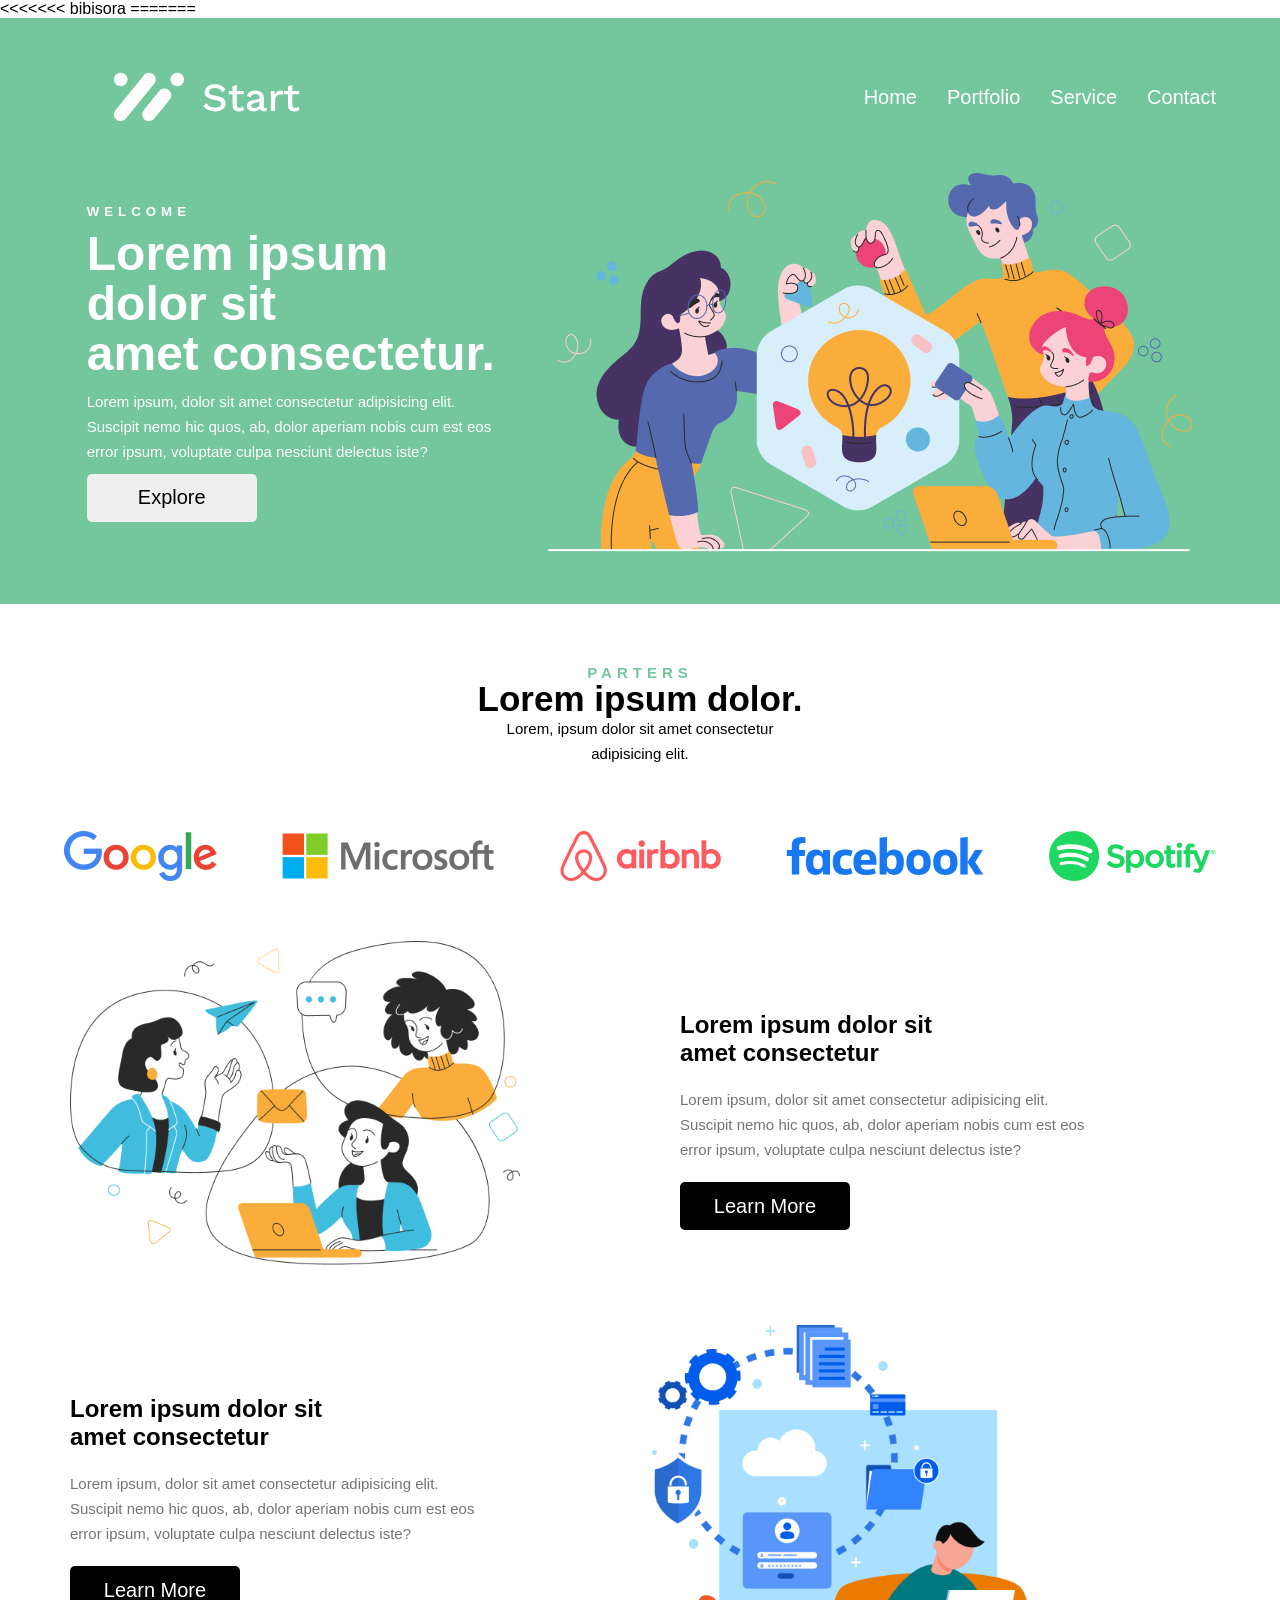
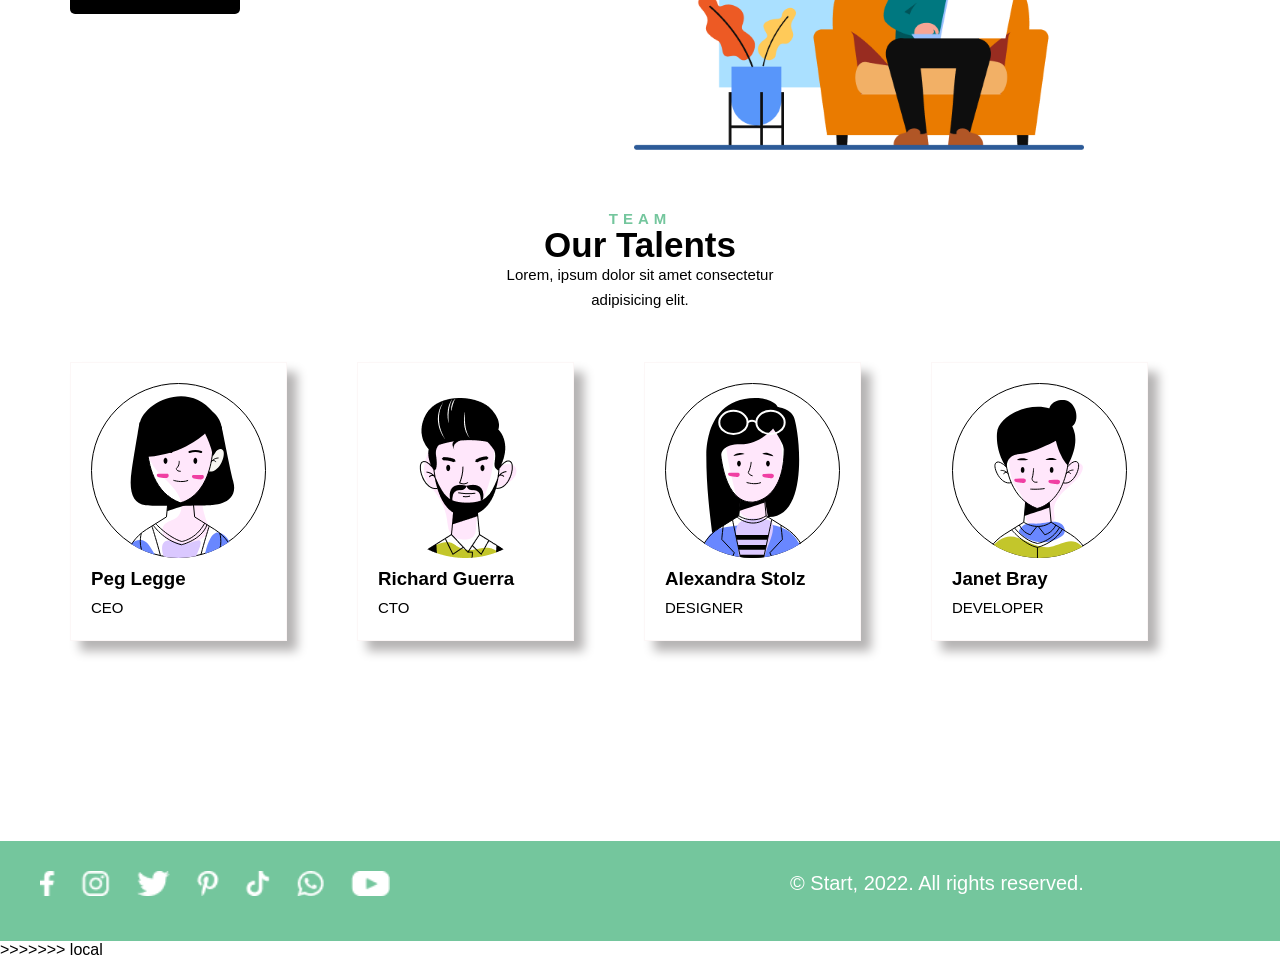
<file: index.html>
<<<<<<< bibisora
=======
<!DOCTYPE html>
<html lang="en">
	<head>
		<meta charset="UTF-8" />
		<meta name="viewport" content="width=device-width, initial-scale=1.0" />
		<title>Document</title>
		<link rel="stylesheet" href="index.css" />
	</head>
	<body>
		<!--HEADER-->
		<header>
			<nav>
				<div class="logo"><img src="./images/start.svg" alt="" /></div>
				<div class="links">
					<a href="#">Home</a>
					<a href="#">Portfolio</a>
					<a href="#">Service</a>
					<a href="#">Contact</a>
				</div>
			</nav>
			<div class="head">
				<div class="header-tex">
					<h5>WELCOME</h5>
					<h1>
						Lorem ipsum dolor sit <br />
						amet consectetur.
					</h1>
					<p>Lorem ipsum, dolor sit amet consectetur adipisicing elit. Suscipit nemo hic quos, ab, dolor aperiam nobis cum est eos error ipsum, voluptate culpa nesciunt delectus iste?</p>
					<button class="btn btn-head">Explore</button>
				</div>
				<div><img src="./images/head-img.png" alt="" /></div>
			</div>
		</header>
		<!--HEADER-->

		<section class="first-section">
			<h5>parters</h5>
			<h2>Lorem ipsum dolor.</h2>
			<p>
				Lorem, ipsum dolor sit amet consectetur <br />
				adipisicing elit.
			</p>
			<div class="parters-img">
				<span>
					<img src="./images/google.png" alt="" />
				</span>
				<span><img src="./images/microcoft.png" alt="" /> </span>
				<span><img src="./images/airbnb.png" alt="" /> </span>
				<span><img src="./images/facebook.svg" alt="" /> </span>
				<span><img src="./images/spotify.svg" alt="" /></span>
			</div>
		</section>

		<!-- MAIN -->
		<main>
			<!-- 1111111111111 -->
			<div class="jkj">
				<div class="jekt-1">
					<img src="./images/odamlaar.png" alt="" />
				</div>

				<div class="jekt-2">
					<h2>
						Lorem ipsum dolor sit <br />
						amet consectetur
					</h2>
					<p>
						Lorem ipsum, dolor sit amet consectetur adipisicing elit. <br />
						Suscipit nemo hic quos, ab, dolor aperiam nobis cum est eos <br />
						error ipsum, voluptate culpa nesciunt delectus iste?
					</p>
					<button>Learn More</button>
				</div>
			</div>

			<!-- 22222222222222 -->

			<div class="jkj">
				<div class="jekt-2">
					<h2>
						Lorem ipsum dolor sit <br />
						amet consectetur
					</h2>
					<p>
						Lorem ipsum, dolor sit amet consectetur adipisicing elit. <br />
						Suscipit nemo hic quos, ab, dolor aperiam nobis cum est eos <br />
						error ipsum, voluptate culpa nesciunt delectus iste?
					</p>
					<button>Learn More</button>
				</div>

				<div class="jekt-1">
					<img src="./images/aka.png" alt="" />
				</div>
			</div>

			<!-- 1234567865432456789 -->

			<div class="first-section">
				<h5>team</h5>
				<h2>Our Talents</h2>
				<p>
					Lorem, ipsum dolor sit amet consectetur <br />
					adipisicing elit.
				</p>
			</div>

			<!-- cardlar -->

			<div class="cards">
				<div class="card-1">
					<img src="./images/card-1.svg" alt="" />
					<h3>Peg Legge</h3>
					<p>CEO</p>
				</div>

				<div class="card-1">
					<img src="./images/card-2.png" alt="" />
					<h3>Richard Guerra</h3>
					<p>CTO</p>
				</div>

				<div class="card-1">
					<img src="./images/card-3.svg" alt="" />
					<h3>Alexandra Stolz</h3>
					<p>DESIGNER</p>
				</div>

				<div class="card-1">
					<img src="./images/card-4.svg" alt="" />
					<h3>Janet Bray</h3>
					<p>DEVELOPER</p>
				</div>
			</div>
		</main>
		<!-- MAIN -->

		<!-- FOOTER -->
		<footer>
			<img src="./images/Frame 30.png" alt="" />
			<p>© Start, 2022. All rights reserved.</p>
		</footer>
		<!-- FOOTER -->
	</body>
</html>
>>>>>>> local
</file>
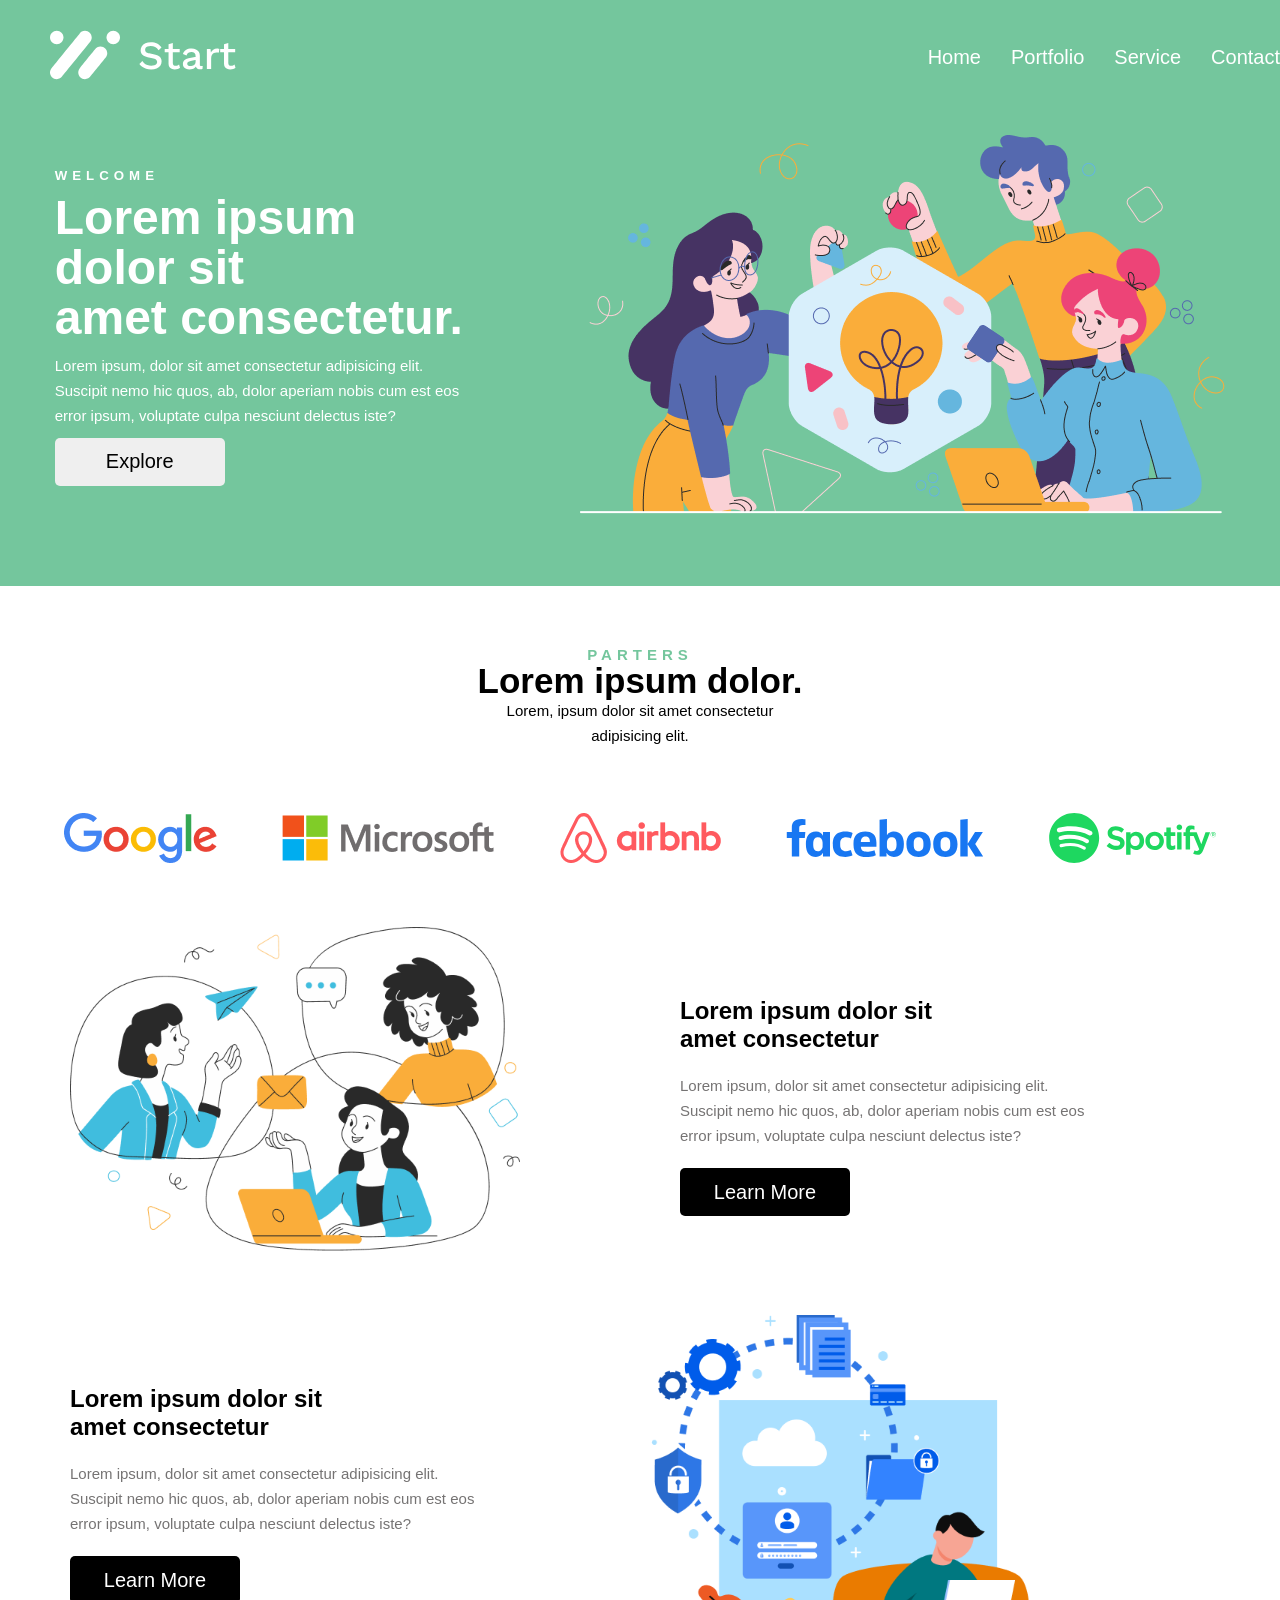
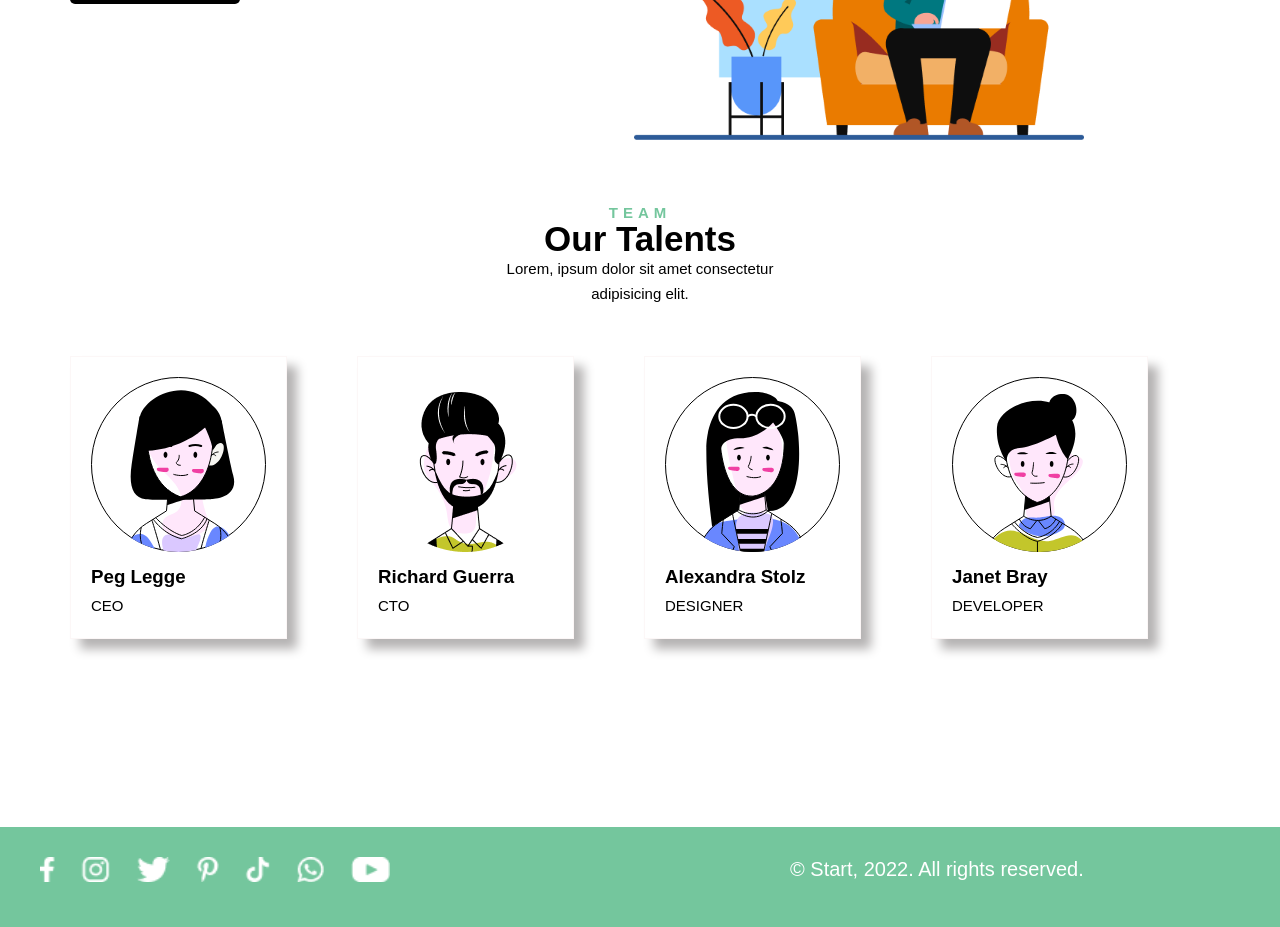
<file: figma-1/index.html>
<!DOCTYPE html>
<html lang="en">
	<head>
		<meta charset="UTF-8" />
		<meta name="viewport" content="width=device-width, initial-scale=1.0" />
		<title>Document</title>
		<link rel="stylesheet" href="index.css" />
	</head>
	<body>
		<!--HEADER-->
		<header>
			<nav>
				<div class="logo"><img src="./images/start.svg" alt="" /></div>
				<div class="links">
					<a href="#">Home</a>
					<a href="#">Portfolio</a>
					<a href="#">Service</a>
					<a href="#">Contact</a>
				</div>
			</nav>
			<div class="head">
				<div class="header-tex">
					<h5>WELCOME</h5>
					<h1>
						Lorem ipsum dolor sit <br />
						amet consectetur.
					</h1>
					<p>Lorem ipsum, dolor sit amet consectetur adipisicing elit. Suscipit nemo hic quos, ab, dolor aperiam nobis cum est eos error ipsum, voluptate culpa nesciunt delectus iste?</p>
					<button class="btn btn-head">Explore</button>
				</div>
				<div><img src="./images/head-img.png" alt="" /></div>
			</div>
		</header>
		<!--HEADER-->

		<section class="first-section">
			<h5>parters</h5>
			<h2>Lorem ipsum dolor.</h2>
			<p>
				Lorem, ipsum dolor sit amet consectetur <br />
				adipisicing elit.
			</p>
			<div class="parters-img">
				<span>
					<img src="./images/google.png" alt="" />
				</span>
				<span><img src="./images/microcoft.png" alt="" /> </span>
				<span><img src="./images/airbnb.png" alt="" /> </span>
				<span><img src="./images/facebook.svg" alt="" /> </span>
				<span><img src="./images/spotify.svg" alt="" /></span>
			</div>
		</section>

		<!-- MAIN -->
		<main>
			<!-- 1111111111111 -->
			<div class="jkj">
				<div class="jekt-1">
					<img src="./images/odamlaar.png" alt="" />
				</div>

				<div class="jekt-2">
					<h2>
						Lorem ipsum dolor sit <br />
						amet consectetur
					</h2>
					<p>
						Lorem ipsum, dolor sit amet consectetur adipisicing elit. <br />
						Suscipit nemo hic quos, ab, dolor aperiam nobis cum est eos <br />
						error ipsum, voluptate culpa nesciunt delectus iste?
					</p>
					<button>Learn More</button>
				</div>
			</div>

			<!-- 22222222222222 -->

			<div class="jkj">
				<div class="jekt-2">
					<h2>
						Lorem ipsum dolor sit <br />
						amet consectetur
					</h2>
					<p>
						Lorem ipsum, dolor sit amet consectetur adipisicing elit. <br />
						Suscipit nemo hic quos, ab, dolor aperiam nobis cum est eos <br />
						error ipsum, voluptate culpa nesciunt delectus iste?
					</p>
					<button>Learn More</button>
				</div>

				<div class="jekt-1">
					<img src="./images/aka.png" alt="" />
				</div>
			</div>

			<!-- 1234567865432456789 -->

			<div class="first-section">
				<h5>team</h5>
				<h2>Our Talents</h2>
				<p>
					Lorem, ipsum dolor sit amet consectetur <br />
					adipisicing elit.
				</p>
			</div>

			<!-- cardlar -->

			<div class="cards">
				<div class="card-1">
					<img src="./images/card-1.svg" alt="" />
					<h3>Peg Legge</h3>
					<p>CEO</p>
				</div>

				<div class="card-1">
					<img src="./images/card-2.png" alt="" />
					<h3>Richard Guerra</h3>
					<p>CTO</p>
				</div>

				<div class="card-1">
					<img src="./images/card-3.svg" alt="" />
					<h3>Alexandra Stolz</h3>
					<p>DESIGNER</p>
				</div>

				<div class="card-1">
					<img src="./images/card-4.svg" alt="" />
					<h3>Janet Bray</h3>
					<p>DEVELOPER</p>
				</div>
			</div>
		</main>
		<!-- MAIN -->

		<!-- FOOTER -->
		<footer>
			<img src="./images/Frame 30.png" alt="" />
			<p>© Start, 2022. All rights reserved.</p>
		</footer>
		<!-- FOOTER -->
	</body>
</html>
</file>
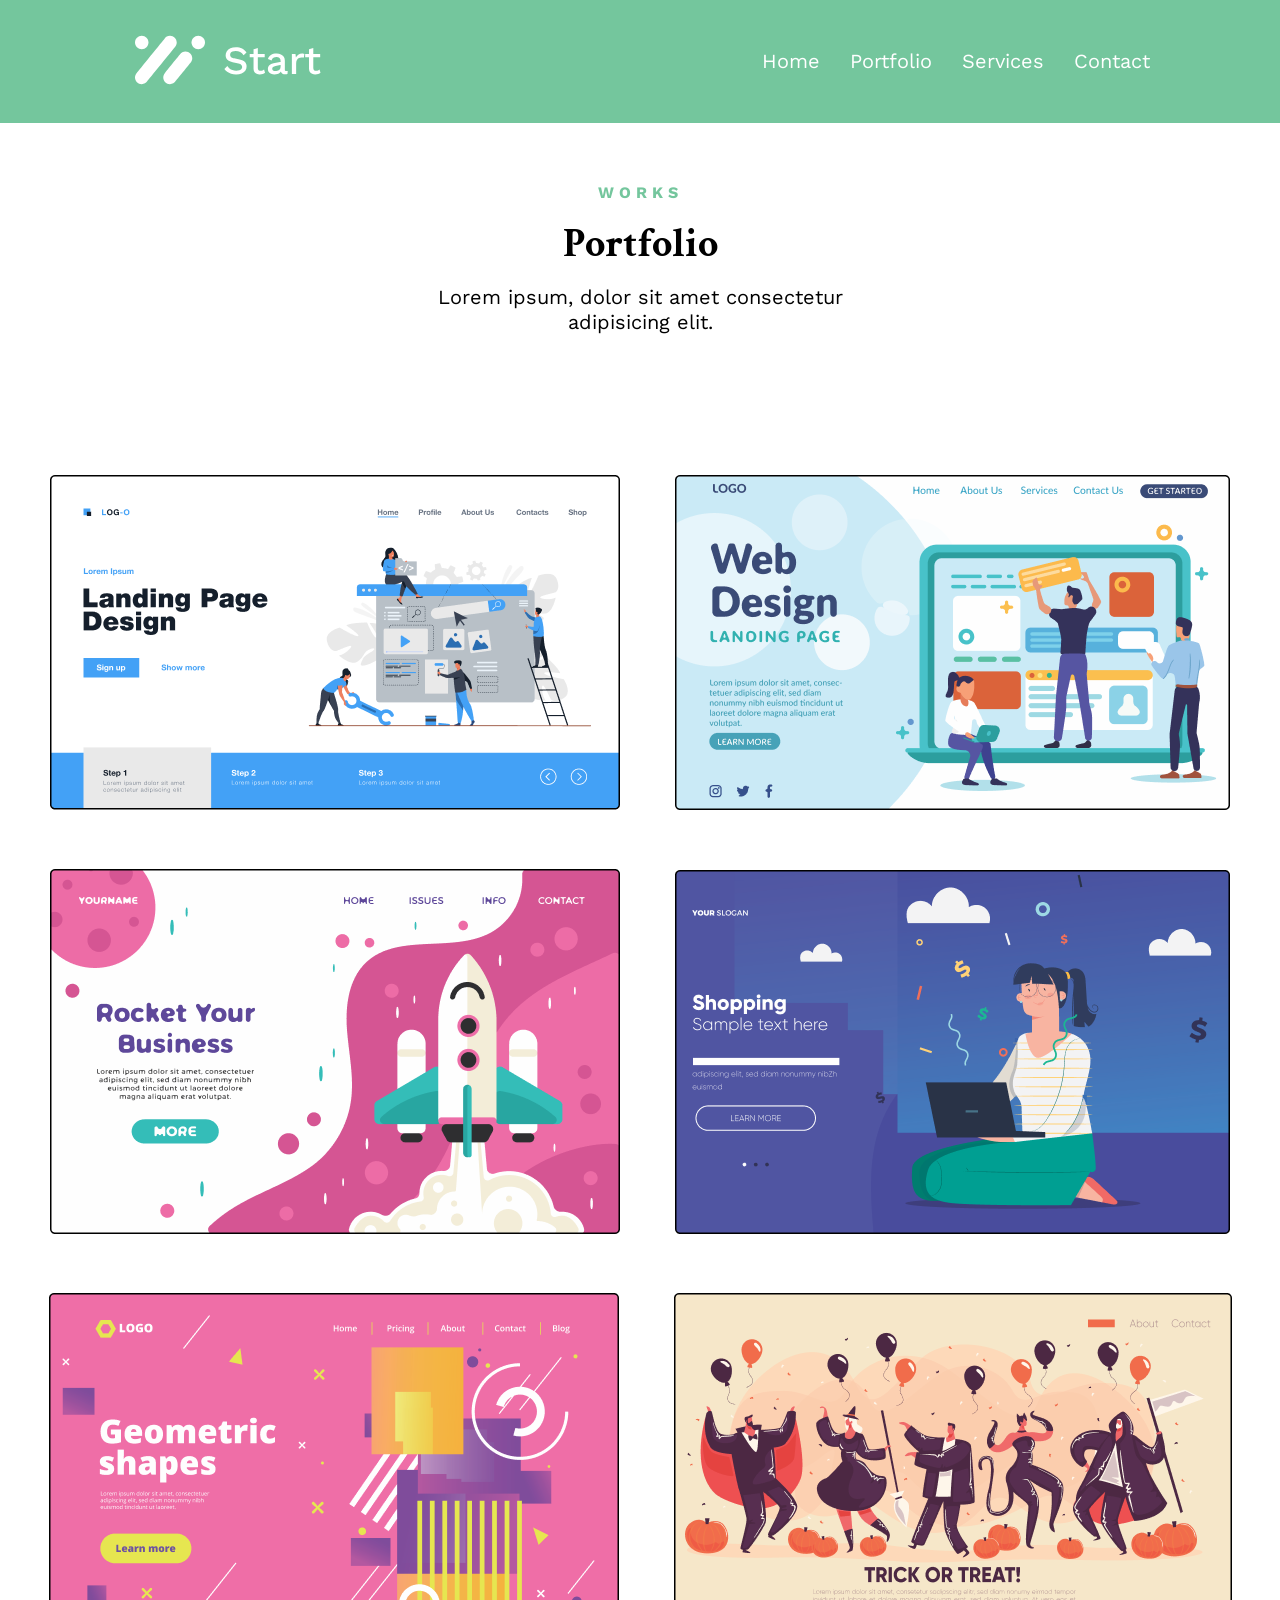
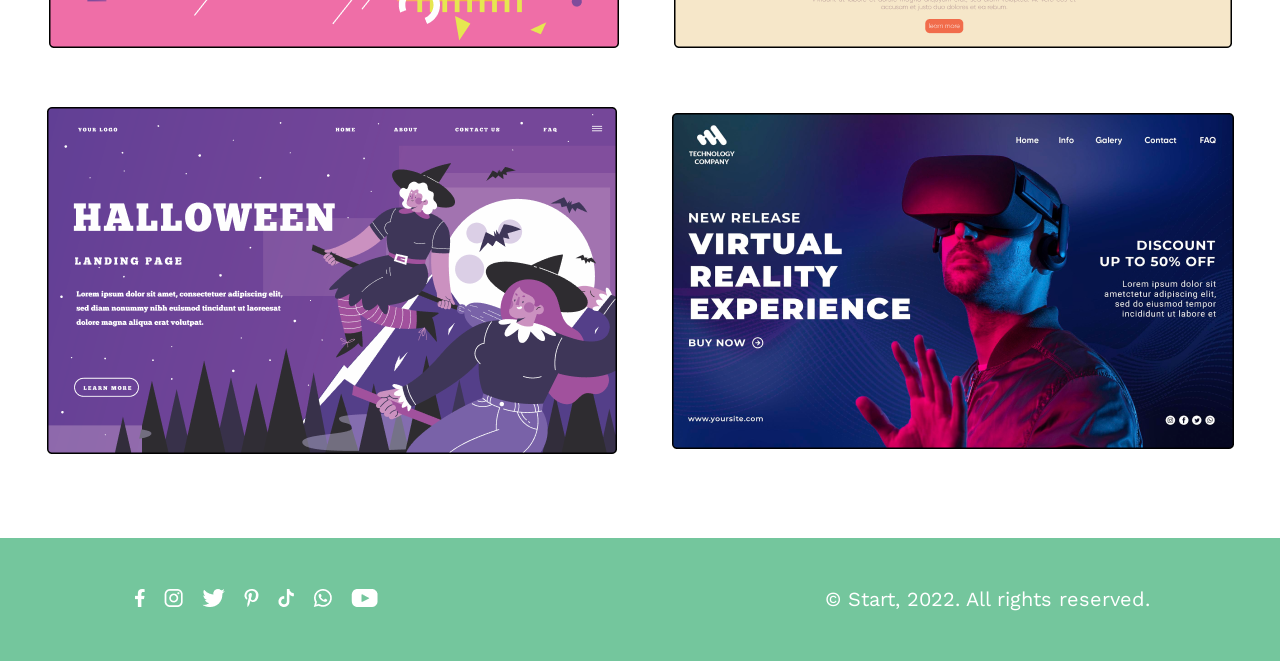
<file: Portfolio.html>
<!DOCTYPE html>
<html lang="en">
<head>
    <meta charset="UTF-8">
    <meta name="viewport" content="width=device-width, initial-scale=1.0">
    <title>Document</title>
    <link rel="stylesheet" href="/Portfolio.css">
    <link rel="preconnect" href="https://fonts.googleapis.com">
<link rel="preconnect" href="https://fonts.gstatic.com" crossorigin>
<link href="https://fonts.googleapis.com/css2?family=Crimson+Text:ital,wght@0,400;0,600;0,700;1,400;1,600;1,700&family=Inter:ital,opsz,wght@0,14..32,100..900;1,14..32,100..900&display=swap" rel="stylesheet">
<link rel="preconnect" href="https://fonts.googleapis.com">
<link rel="preconnect" href="https://fonts.gstatic.com" crossorigin>
<link href="https://fonts.googleapis.com/css2?family=Crimson+Text:ital,wght@0,400;0,600;0,700;1,400;1,600;1,700&family=Inter:ital,opsz,wght@0,14..32,100..900;1,14..32,100..900&family=Work+Sans:ital,wght@0,100..900;1,100..900&display=swap" rel="stylesheet">
</head>
<body>
    <nav>
        <div class="logo"><img src="./logo.svg" alt=""></div>
        <div class="links">
            <a href="#">Home</a>
            <a href="#">Portfolio</a>
            <a href="#">Services</a>
            <a href="#">Contact</a>
        </div>
    </nav>
    <div class="texts">
        <span>Works</span>
        <h1>Portfolio</h1>
        <p>Lorem ipsum, dolor sit amet consectetur <br>
adipisicing elit.</p>
    </div>
    <section>
        <div class="cards">
            <div class="card"><img src="./card1.png" alt=""></div>
            <div class="card"><img src="./card2.png" alt=""></div>
        </div>
             <div class="cards">
            <div class="card"><img src="./card3.png" alt=""></div>
            <div class="card"><img src="./card4.png" alt=""></div>
        </div>
             <div class="cards">
            <div class="card"><img src="./card5.png" alt=""></div>
            <div class="card"><img src="./card6.png" alt=""></div>
        </div>
             <div class="cards">
            <div class="card"><img src="./card7.png" alt=""></div>
            <div class="card"><img src="./card8.png" alt=""></div>
        </div>
    </section>
    <footer>
        <div class="icons">
            <img src="./icons.png" alt="">
        </div>
        <div class="p">
            <a>© Start, 2022. All rights reserved.</a>
        </div>
    </footer>
</body>
</html>
</file>
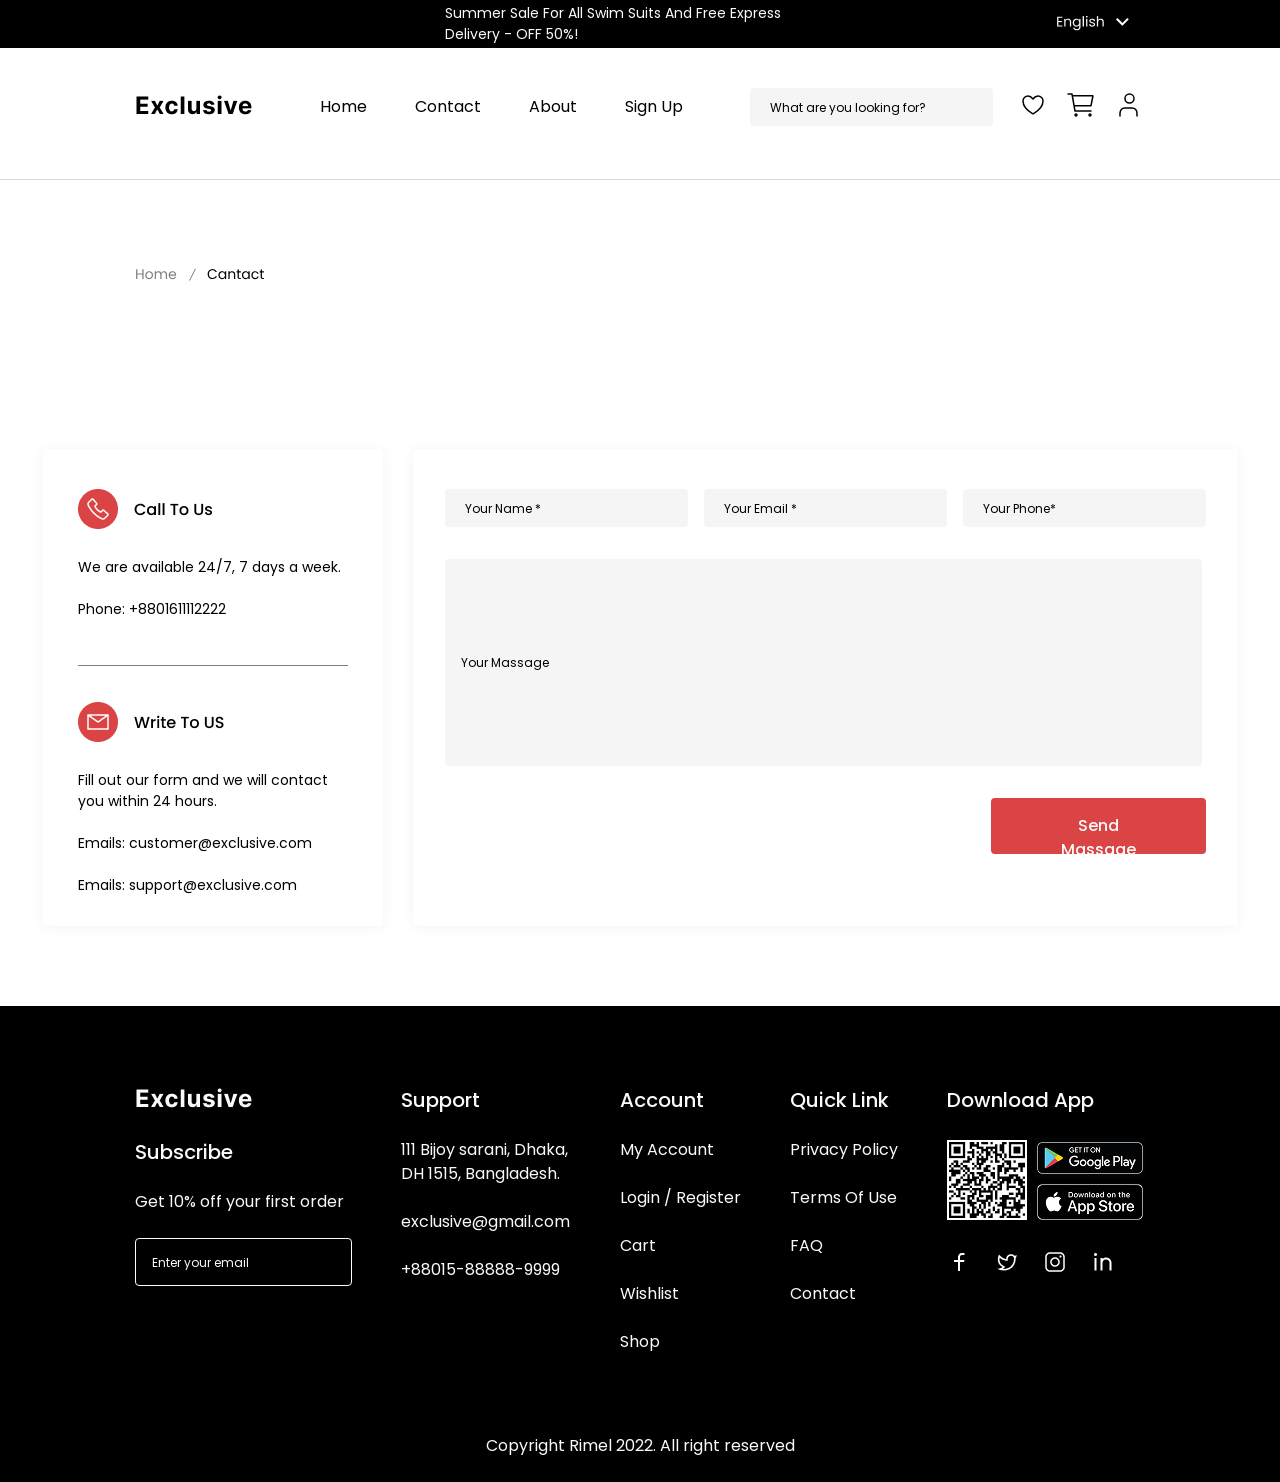
<file: git figma1/us.html>
<!DOCTYPE html>
<html lang="en">
<head>
    <meta charset="UTF-8">
    <meta name="viewport" content="width=device-width, initial-scale=1.0">
    <title>Document</title>
    <link rel="stylesheet" href="us.css">
      <link rel="preconnect" href="https://fonts.googleapis.com">
<link rel="preconnect" href="https://fonts.gstatic.com" crossorigin>
<link href="https://fonts.googleapis.com/css2?family=Crimson+Text:ital,wght@0,400;0,600;0,700;1,400;1,600;1,700&family=Inter:ital,opsz,wght@0,14..32,100..900;1,14..32,100..900&family=Poppins:ital,wght@0,100;0,200;0,300;0,400;0,500;0,600;0,700;0,800;0,900;1,100;1,200;1,300;1,400;1,500;1,600;1,700;1,800;1,900&family=Work+Sans:ital,wght@0,100..900;1,100..900&display=swap" rel="stylesheet">
<link rel="preconnect" href="https://fonts.googleapis.com">
<link rel="preconnect" href="https://fonts.gstatic.com" crossorigin>
<link href="https://fonts.googleapis.com/css2?family=Crimson+Text:ital,wght@0,400;0,600;0,700;1,400;1,600;1,700&family=Inter:ital,opsz,wght@0,14..32,100..900;1,14..32,100..900&family=Poppins:ital,wght@0,100;0,200;0,300;0,400;0,500;0,600;0,700;0,800;0,900;1,100;1,200;1,300;1,400;1,500;1,600;1,700;1,800;1,900&family=Work+Sans:ital,wght@0,100..900;1,100..900&display=swap" rel="stylesheet">
</head>
<body>
        <div class="start">
      <div class="p"><p>Summer Sale For All Swim Suits And Free Express Delivery - OFF 50%!</p></div>
      <div class="eng"><img src="./english.png" alt=""></div>
    </div>
    <nav>
        <div class="logo"><img src="./Logo.png" alt=""></div>
        <div class="links">
            <a href="#">Home</a>
            <a href="#">Contact</a>
            <a href="#">About</a>
            <a href="#">Sign Up</a>
        </div>
        <div class="inp">
            <div class="in"><input type="text" placeholder="What are you looking for?"></div>
            <div class="iconss">
                <div class="lkm"><img src="./like.svg" alt=""></div>
                <div class="lkm"><img src="./Cart1 with buy.svg" alt=""></div>
                <div class="lkm"><img src="./user.svg" alt=""></div>
            </div>
        </div>
    </nav>
    <div class="line">
        <div class="lm"><img src="./Line 3.png" alt=""></div>
    </div>
    <div class="texts">
        <div class="hom">
<svg width="130" height="21" viewBox="0 0 130 21" fill="none" xmlns="http://www.w3.org/2000/svg">
<path opacity="0.5" d="M8.596 5.242V15H7.322V10.576H2.352V15H1.078V5.242H2.352V9.526H7.322V5.242H8.596ZM14.1174 15.126C13.3987 15.126 12.7454 14.9627 12.1574 14.636C11.5787 14.3093 11.1214 13.8473 10.7854 13.25C10.4587 12.6433 10.2954 11.9433 10.2954 11.15C10.2954 10.366 10.4634 9.67533 10.7994 9.078C11.1447 8.47133 11.6114 8.00933 12.1994 7.692C12.7874 7.36533 13.4454 7.202 14.1734 7.202C14.9014 7.202 15.5594 7.36533 16.1474 7.692C16.7354 8.00933 17.1974 8.46667 17.5334 9.064C17.8787 9.66133 18.0514 10.3567 18.0514 11.15C18.0514 11.9433 17.874 12.6433 17.5194 13.25C17.174 13.8473 16.7027 14.3093 16.1054 14.636C15.508 14.9627 14.8454 15.126 14.1174 15.126ZM14.1174 14.006C14.5747 14.006 15.004 13.8987 15.4054 13.684C15.8067 13.4693 16.1287 13.1473 16.3714 12.718C16.6234 12.2887 16.7494 11.766 16.7494 11.15C16.7494 10.534 16.628 10.0113 16.3854 9.582C16.1427 9.15267 15.8254 8.83533 15.4334 8.63C15.0414 8.41533 14.6167 8.308 14.1594 8.308C13.6927 8.308 13.2634 8.41533 12.8714 8.63C12.4887 8.83533 12.1807 9.15267 11.9474 9.582C11.714 10.0113 11.5974 10.534 11.5974 11.15C11.5974 11.7753 11.7094 12.3027 11.9334 12.732C12.1667 13.1613 12.4747 13.4833 12.8574 13.698C13.24 13.9033 13.66 14.006 14.1174 14.006ZM28.9524 7.188C29.5498 7.188 30.0818 7.314 30.5484 7.566C31.0151 7.80867 31.3838 8.17733 31.6544 8.672C31.9251 9.16667 32.0604 9.76867 32.0604 10.478V15H30.8004V10.66C30.8004 9.89467 30.6091 9.31133 30.2264 8.91C29.8531 8.49933 29.3444 8.294 28.7004 8.294C28.0378 8.294 27.5104 8.50867 27.1184 8.938C26.7264 9.358 26.5304 9.96933 26.5304 10.772V15H25.2704V10.66C25.2704 9.89467 25.0791 9.31133 24.6964 8.91C24.3231 8.49933 23.8144 8.294 23.1704 8.294C22.5078 8.294 21.9804 8.50867 21.5884 8.938C21.1964 9.358 21.0004 9.96933 21.0004 10.772V15H19.7264V7.328H21.0004V8.434C21.2524 8.03267 21.5884 7.72467 22.0084 7.51C22.4378 7.29533 22.9091 7.188 23.4224 7.188C24.0664 7.188 24.6358 7.33267 25.1304 7.622C25.6251 7.91133 25.9938 8.336 26.2364 8.896C26.4511 8.35467 26.8058 7.93467 27.3004 7.636C27.7951 7.33733 28.3458 7.188 28.9524 7.188ZM41.1503 10.87C41.1503 11.1127 41.1363 11.3693 41.1083 11.64H34.9763C35.0229 12.396 35.2796 12.9887 35.7463 13.418C36.2223 13.838 36.7963 14.048 37.4683 14.048C38.0189 14.048 38.4763 13.922 38.8403 13.67C39.2136 13.4087 39.4749 13.0633 39.6243 12.634H40.9963C40.7909 13.3713 40.3803 13.9733 39.7643 14.44C39.1483 14.8973 38.3829 15.126 37.4683 15.126C36.7403 15.126 36.0869 14.9627 35.5083 14.636C34.9389 14.3093 34.4909 13.8473 34.1643 13.25C33.8376 12.6433 33.6743 11.9433 33.6743 11.15C33.6743 10.3567 33.8329 9.66133 34.1503 9.064C34.4676 8.46667 34.9109 8.00933 35.4803 7.692C36.0589 7.36533 36.7216 7.202 37.4683 7.202C38.1963 7.202 38.8403 7.36067 39.4003 7.678C39.9603 7.99533 40.3896 8.434 40.6883 8.994C40.9963 9.54467 41.1503 10.17 41.1503 10.87ZM39.8343 10.604C39.8343 10.1187 39.7269 9.70333 39.5123 9.358C39.2976 9.00333 39.0036 8.73733 38.6303 8.56C38.2663 8.37333 37.8603 8.28 37.4123 8.28C36.7683 8.28 36.2176 8.48533 35.7603 8.896C35.3123 9.30667 35.0556 9.876 34.9903 10.604H39.8343Z" fill="black"/>
<line x1="60.4453" y1="4.85239" x2="54.4453" y2="16.6024" stroke="black" stroke-opacity="0.5"/>
<path d="M72.602 10.114C72.602 9.162 72.8167 8.308 73.246 7.552C73.6753 6.78667 74.2587 6.18933 74.996 5.76C75.7427 5.33067 76.5687 5.116 77.474 5.116C78.538 5.116 79.4667 5.37267 80.26 5.886C81.0533 6.39933 81.632 7.12733 81.996 8.07H80.47C80.1993 7.482 79.8073 7.02933 79.294 6.712C78.79 6.39467 78.1833 6.236 77.474 6.236C76.7927 6.236 76.1813 6.39467 75.64 6.712C75.0987 7.02933 74.674 7.482 74.366 8.07C74.058 8.64867 73.904 9.33 73.904 10.114C73.904 10.8887 74.058 11.57 74.366 12.158C74.674 12.7367 75.0987 13.1847 75.64 13.502C76.1813 13.8193 76.7927 13.978 77.474 13.978C78.1833 13.978 78.79 13.824 79.294 13.516C79.8073 13.1987 80.1993 12.746 80.47 12.158H81.996C81.632 13.0913 81.0533 13.8147 80.26 14.328C79.4667 14.832 78.538 15.084 77.474 15.084C76.5687 15.084 75.7427 14.874 74.996 14.454C74.2587 14.0247 73.6753 13.432 73.246 12.676C72.8167 11.92 72.602 11.066 72.602 10.114ZM83.4165 11.136C83.4165 10.352 83.5751 9.666 83.8925 9.078C84.2098 8.48067 84.6438 8.01867 85.1945 7.692C85.7545 7.36533 86.3751 7.202 87.0565 7.202C87.7285 7.202 88.3118 7.34667 88.8065 7.636C89.3011 7.92533 89.6698 8.28933 89.9125 8.728V7.328H91.2005V15H89.9125V13.572C89.6605 14.02 89.2825 14.3933 88.7785 14.692C88.2838 14.9813 87.7051 15.126 87.0425 15.126C86.3611 15.126 85.7451 14.958 85.1945 14.622C84.6438 14.286 84.2098 13.8147 83.8925 13.208C83.5751 12.6013 83.4165 11.9107 83.4165 11.136ZM89.9125 11.15C89.9125 10.5713 89.7958 10.0673 89.5625 9.638C89.3291 9.20867 89.0118 8.882 88.6105 8.658C88.2185 8.42467 87.7845 8.308 87.3085 8.308C86.8325 8.308 86.3985 8.42 86.0065 8.644C85.6145 8.868 85.3018 9.19467 85.0685 9.624C84.8351 10.0533 84.7185 10.5573 84.7185 11.136C84.7185 11.724 84.8351 12.2373 85.0685 12.676C85.3018 13.1053 85.6145 13.4367 86.0065 13.67C86.3985 13.894 86.8325 14.006 87.3085 14.006C87.7845 14.006 88.2185 13.894 88.6105 13.67C89.0118 13.4367 89.3291 13.1053 89.5625 12.676C89.7958 12.2373 89.9125 11.7287 89.9125 11.15ZM97.0914 7.188C98.0247 7.188 98.7807 7.47267 99.3594 8.042C99.9381 8.602 100.227 9.414 100.227 10.478V15H98.9674V10.66C98.9674 9.89467 98.7761 9.31133 98.3934 8.91C98.0107 8.49933 97.4881 8.294 96.8254 8.294C96.1534 8.294 95.6167 8.504 95.2154 8.924C94.8234 9.344 94.6274 9.95533 94.6274 10.758V15H93.3534V7.328H94.6274V8.42C94.8794 8.028 95.2201 7.72467 95.6494 7.51C96.0881 7.29533 96.5687 7.188 97.0914 7.188ZM103.862 8.378V12.9C103.862 13.2733 103.942 13.5393 104.1 13.698C104.259 13.8473 104.534 13.922 104.926 13.922H105.864V15H104.716C104.007 15 103.475 14.8367 103.12 14.51C102.766 14.1833 102.588 13.6467 102.588 12.9V8.378H101.594V7.328H102.588V5.396H103.862V7.328H105.864V8.378H103.862ZM106.932 11.136C106.932 10.352 107.091 9.666 107.408 9.078C107.725 8.48067 108.159 8.01867 108.71 7.692C109.27 7.36533 109.891 7.202 110.572 7.202C111.244 7.202 111.827 7.34667 112.322 7.636C112.817 7.92533 113.185 8.28933 113.428 8.728V7.328H114.716V15H113.428V13.572C113.176 14.02 112.798 14.3933 112.294 14.692C111.799 14.9813 111.221 15.126 110.558 15.126C109.877 15.126 109.261 14.958 108.71 14.622C108.159 14.286 107.725 13.8147 107.408 13.208C107.091 12.6013 106.932 11.9107 106.932 11.136ZM113.428 11.15C113.428 10.5713 113.311 10.0673 113.078 9.638C112.845 9.20867 112.527 8.882 112.126 8.658C111.734 8.42467 111.3 8.308 110.824 8.308C110.348 8.308 109.914 8.42 109.522 8.644C109.13 8.868 108.817 9.19467 108.584 9.624C108.351 10.0533 108.234 10.5573 108.234 11.136C108.234 11.724 108.351 12.2373 108.584 12.676C108.817 13.1053 109.13 13.4367 109.522 13.67C109.914 13.894 110.348 14.006 110.824 14.006C111.3 14.006 111.734 13.894 112.126 13.67C112.527 13.4367 112.845 13.1053 113.078 12.676C113.311 12.2373 113.428 11.7287 113.428 11.15ZM116.393 11.15C116.393 10.3567 116.552 9.666 116.869 9.078C117.186 8.48067 117.625 8.01867 118.185 7.692C118.754 7.36533 119.403 7.202 120.131 7.202C121.074 7.202 121.848 7.43067 122.455 7.888C123.071 8.34533 123.477 8.98 123.673 9.792H122.301C122.17 9.32533 121.914 8.95667 121.531 8.686C121.158 8.41533 120.691 8.28 120.131 8.28C119.403 8.28 118.815 8.532 118.367 9.036C117.919 9.53067 117.695 10.2353 117.695 11.15C117.695 12.074 117.919 12.788 118.367 13.292C118.815 13.796 119.403 14.048 120.131 14.048C120.691 14.048 121.158 13.9173 121.531 13.656C121.904 13.3947 122.161 13.0213 122.301 12.536H123.673C123.468 13.32 123.057 13.95 122.441 14.426C121.825 14.8927 121.055 15.126 120.131 15.126C119.403 15.126 118.754 14.9627 118.185 14.636C117.625 14.3093 117.186 13.8473 116.869 13.25C116.552 12.6527 116.393 11.9527 116.393 11.15ZM126.927 8.378V12.9C126.927 13.2733 127.006 13.5393 127.165 13.698C127.324 13.8473 127.599 13.922 127.991 13.922H128.929V15H127.781C127.072 15 126.54 14.8367 126.185 14.51C125.83 14.1833 125.653 13.6467 125.653 12.9V8.378H124.659V7.328H125.653V5.396H126.927V7.328H128.929V8.378H126.927Z" fill="black"/>
</svg>

        </div>
    </div>
        <section>
        <div class="first">
              <div class="card">
                            <div class="tel"><img src="./Frame 853.png" alt=""></div>
            <p>We are available 24/7, 7 days a week. <br> <br>
            Phone: +8801611112222</p>
              </div>
            <div class="line">
                <svg width="270" height="1" viewBox="0 0 270 1" fill="none" xmlns="http://www.w3.org/2000/svg">
<g opacity="0.5">
<line y1="0.5" x2="270" y2="0.5" stroke="black"/>
</g>
</svg>

            </div>
                  <div class="card">
                            <div class="tel"><img src="./Frame 857.png" alt=""></div>
            <p> Fill out our form and we will contact <br>
                 you within  24 hours.<br> <br>
                Emails: customer@exclusive.com <br> <br>
        Emails: support@exclusive.com   </p>
              </div>
        </div>
        <div class="second">
            <div class="small">
                <input type="text" placeholder="Your Name *">
                <input type="email" placeholder="Your Email *">
                <input type="number" placeholder="Your Phone*">
            </div>
            <div class="big">
                <input type="text" class="biginp" placeholder="Your Massage">
            </div>
            <div class="btn"><button>Send Massage</button></div>
        </div>

    </section>
        <footer>
        <div class="logos">
            <div class="lkm"><img src="./Logo (1).png" alt=""></div>
            <h4>Subscribe</h4>
            <span>Get 10% off your first order</span>
            <div class="inp"><input type="email" placeholder="Enter your email"></div>
        </div>
        <div class="logos">
            <h4>Support</h4>
            <span>
                111 Bijoy sarani, Dhaka, <br>  DH 1515, Bangladesh. <br> <br>
                exclusive@gmail.com <br> <br>
                +88015-88888-9999
            </span>
        </div>
        <div class="logos">
            <h4>Account</h4>
            <span>My Account <br> <br>
            Login / Register <br> <br>
        Cart <br> <br>
    Wishlist <br> <br>
Shop </span>
        </div>
                <div class="logos">
            <h4>Quick Link</h4>
            <span>
        Privacy Policy <br> <br>
     Terms Of Use<br> <br>
    FAQ <br> <br>
Contact </span>
        </div>
                        <div class="logos">
            <h4>Download App</h4>
        <div class="lkm"><img src="./crkod.png" alt=""></div>
        <div class="lkm"><img src="./footicpns.png" alt=""></div>
        </div>
    </footer>
    <div class="end">
        <span>Copyright Rimel 2022. All right reserved</span>
    </div>
</body>
</html>
</file>
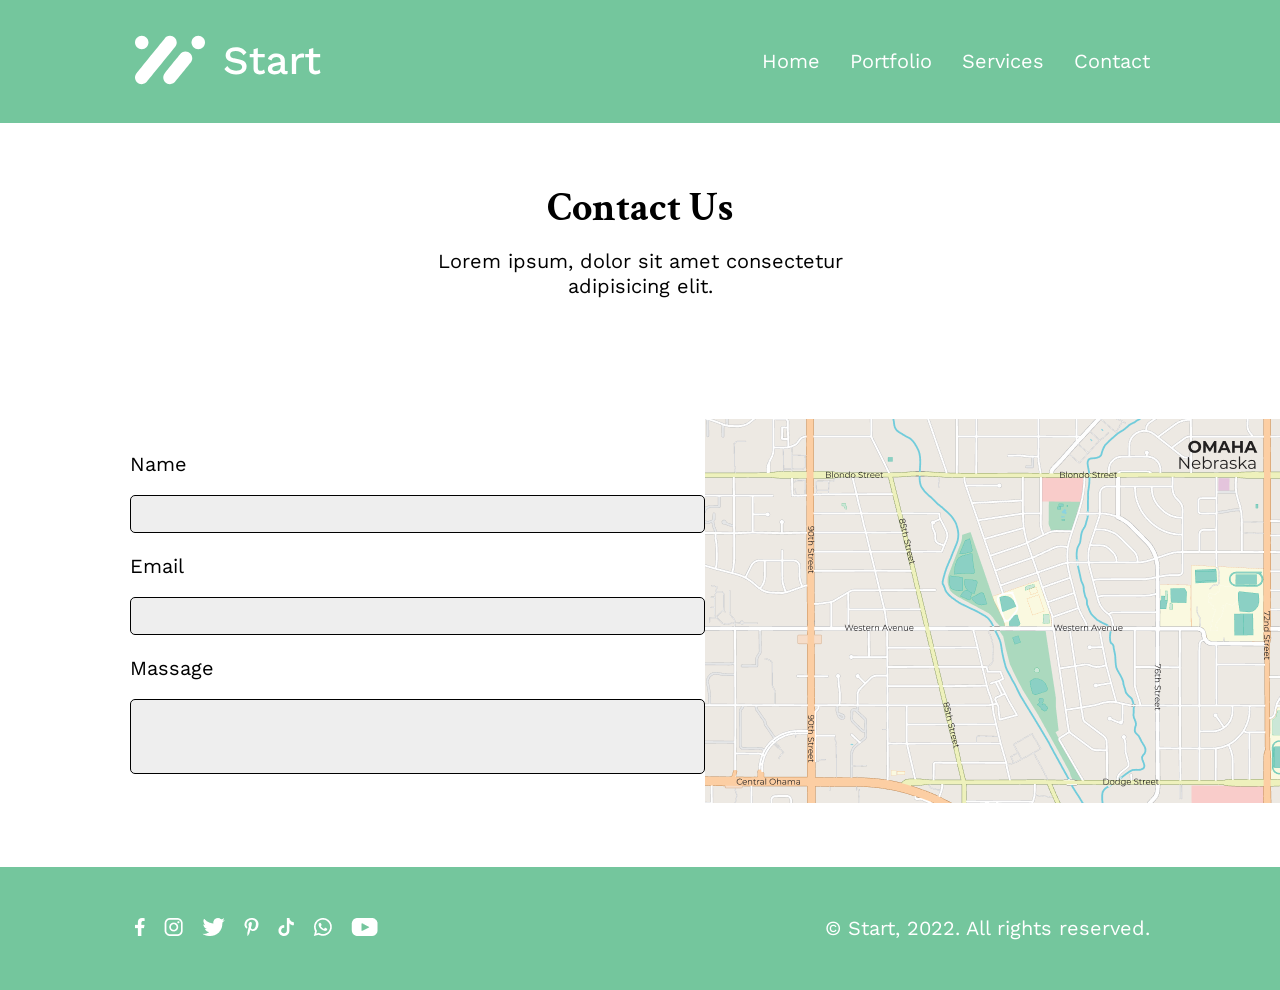
<file: sass fimga/service.html>
<!DOCTYPE html>
<html lang="en">
	<head>
		<meta charset="UTF-8" />
		<meta name="viewport" content="width=device-width, initial-scale=1.0" />
		<title>Document</title>
		<link rel="stylesheet" href="./service.css" />
		<link rel="preconnect" href="https://fonts.googleapis.com" />
		<link rel="preconnect" href="https://fonts.gstatic.com" crossorigin />
		<link
			href="https://fonts.googleapis.com/css2?family=Crimson+Text:ital,wght@0,400;0,600;0,700;1,400;1,600;1,700&family=Inter:ital,opsz,wght@0,14..32,100..900;1,14..32,100..900&display=swap"
			rel="stylesheet"
		/>
		<link rel="preconnect" href="https://fonts.googleapis.com" />
		<link rel="preconnect" href="https://fonts.gstatic.com" crossorigin />
		<link
			href="https://fonts.googleapis.com/css2?family=Crimson+Text:ital,wght@0,400;0,600;0,700;1,400;1,600;1,700&family=Inter:ital,opsz,wght@0,14..32,100..900;1,14..32,100..900&family=Work+Sans:ital,wght@0,100..900;1,100..900&display=swap"
			rel="stylesheet"
		/>
	</head>
	<body>
		<nav>
			<div class="logo"><img src="./logo.svg" alt="" /></div>
			<div class="links">
				<a href="#">Home</a>
				<a href="#">Portfolio</a>
				<a href="#">Services</a>
				<a href="#">Contact</a>
			</div>
		</nav>
		<div class="texts">
			<h1>Contact Us</h1>
			<p>
				Lorem ipsum, dolor sit amet consectetur <br />
				adipisicing elit.
			</p>
		</div>
		<section>
			<div class="secttext">
				<div class="inp">
					<p>Name</p>
					<br />
					<input type="text" />
				</div>
				<div class="inp">
					<p>Email</p>
					<br />
					<input type="text" />
				</div>
				<div class="inp">
					<p>Massage</p>
					<br />
					<input type="text" class="o" />
				</div>
			</div>
			<div class="sectimg">
				<img src="./ghhgnhg 1.png" alt="" />
			</div>
		</section>
		<footer>
			<div class="icons">
				<img src="./icons.png" alt="" />
			</div>
			<div class="p">
				<a>© Start, 2022. All rights reserved.</a>
			</div>
		</footer>
	</body>
</html>
</file>
<file: index.css>
:root {
  --gr: rgba(116, 198, 157, 1);
}

* {
  margin: 0;
  padding: 0;
  box-sizing: border-box;
}
body {
  width: 100%;
  font-family: sans-serif;
}
a {
  text-decoration: none;
  color: white;
  font-size: 20px;
}
h5 {
  letter-spacing: 5px;
}
button {
  width: 170px;
  height: 48px;
  font-size: 20px;
  border-radius: 5px;
  border: none;
}
nav {
  display: flex;
  margin-left: 50px;
  padding-top: 30px;
  gap: 40px;
  justify-content: space-between;
}

header {
  height: 586px;
  background-color: rgba(116, 198, 157, 1);
  color: white;
  padding: 24 4rem;
}
.links {
  display: flex;
  align-items: center;
  gap: 30px;
}
.head {
  display: flex;
  align-items: center;
  justify-content: space-around;
  margin-top: 51px;
}
.header-tex,
.third-section .text {
  width: 416px;
  display: flex;
  flex-direction: column;
  gap: 10px;
}

h1 {
  font-size: 48px;
  font-weight: bold;
  line-height: 50px;
}
p {
  font-size: 15px;
  line-height: 25px;
}

/*FIRST SECTION*/
.first-section {
  text-align: center;
  margin-top: 60px;
  padding: 0 4rem;
}
.first-section h5 {
    font-size: 15px;
  text-transform: uppercase;
  color: var(--gr);
  
}
.first-section h2{
  line-height: 35px;
  font-size:35px ;
}

.parters-img {
  display: flex;
  align-items: center;
  justify-content: space-between;
  margin-top: 65px;
}

/* MAIN */
main{
  width: 100%;
height: 1500px;
}
.jkj{
  display: flex;
  gap: 160px;
  margin-top: 60px;
  margin-left: 70px;
}
.jekt-1 img{
  width: 450px;
}
.jekt-2 button{
  background-color: black;
  color: white;
  margin-top: 20px;
}
.jekt-2 h2{
  margin-top: 70px;
}
.jekt-2 p{
  margin-top: 20px;
  color: rgb(117, 115, 115);
}
.cards{
  display: flex;
  gap: 70px;
  margin-top: 50px;
  margin-left: 70px;
  
}
.card-1{
  border: 1px solid rgb(252, 247, 247);
  box-shadow: 10px 10px 10px rgb(181, 179, 179);
  padding: 20px;
}
.card-1 p{
  margin-top: 5px;
}
.card-1 h3{
  margin-top: 10px;
}
/* MAIN */

/* FOOTER */
footer{
  width: 100%;
  background-color: rgba(116, 198, 157, 1);
  display: flex;
  height: 100px;
  padding-top: 30px;
  gap: 350px;
  padding-left: 40px;
}
footer img{
  width: 350px;
  height: 25px;
}

footer p{
  margin-left: 50px;
  color: white;
  font-size: 20px;
}
/* FOOTER */
</file>
<file: figma-1/index.css>
:root {
  --gr: rgba(116, 198, 157, 1);
}

* {
  margin: 0;
  padding: 0;
  box-sizing: border-box;
}
body {
  width: 100%;
  font-family: sans-serif;
}
a {
  text-decoration: none;
  color: white;
  font-size: 20px;
}
h5 {
  letter-spacing: 5px;
}
button {
  width: 170px;
  height: 48px;
  font-size: 20px;
  border-radius: 5px;
  border: none;
}
nav {
  display: flex;
  margin-left: 50px;
  padding-top: 30px;
  gap: 40px;
  justify-content: space-between;
}

header {
  height: 586px;
  background-color: rgba(116, 198, 157, 1);
  color: white;
  padding: 24 4rem;
}
.links {
  display: flex;
  align-items: center;
  gap: 30px;
}
.head {
  display: flex;
  align-items: center;
  justify-content: space-around;
  margin-top: 51px;
}
.header-tex,
.third-section .text {
  width: 416px;
  display: flex;
  flex-direction: column;
  gap: 10px;
}

h1 {
  font-size: 48px;
  font-weight: bold;
  line-height: 50px;
}
p {
  font-size: 15px;
  line-height: 25px;
}

/*FIRST SECTION*/
.first-section {
  text-align: center;
  margin-top: 60px;
  padding: 0 4rem;
}
.first-section h5 {
    font-size: 15px;
  text-transform: uppercase;
  color: var(--gr);
  
}
.first-section h2{
  line-height: 35px;
  font-size:35px ;
}

.parters-img {
  display: flex;
  align-items: center;
  justify-content: space-between;
  margin-top: 65px;
}

/* MAIN */
main{
  width: 100%;
height: 1500px;
}
.jkj{
  display: flex;
  gap: 160px;
  margin-top: 60px;
  margin-left: 70px;
}
.jekt-1 img{
  width: 450px;
}
.jekt-2 button{
  background-color: black;
  color: white;
  margin-top: 20px;
}
.jekt-2 h2{
  margin-top: 70px;
}
.jekt-2 p{
  margin-top: 20px;
  color: rgb(117, 115, 115);
}
.cards{
  display: flex;
  gap: 70px;
  margin-top: 50px;
  margin-left: 70px;
  
}
.card-1{
  border: 1px solid rgb(252, 247, 247);
  box-shadow: 10px 10px 10px rgb(181, 179, 179);
  padding: 20px;
}
.card-1 p{
  margin-top: 5px;
}
.card-1 h3{
  margin-top: 10px;
}
/* MAIN */

/* FOOTER */
footer{
  width: 100%;
  background-color: rgba(116, 198, 157, 1);
  display: flex;
  height: 100px;
  padding-top: 30px;
  gap: 350px;
  padding-left: 40px;
}
footer img{
  width: 350px;
  height: 25px;
}

footer p{
  margin-left: 50px;
  color: white;
  font-size: 20px;
}
/* FOOTER */
</file>
<file: Portfolio.css>
*{
    margin: 0;
    padding: 0;
    box-sizing: border-box;
}
body{
    width:100%;
}
nav{
    background-color: #74C69D;
    display: flex;
    align-items: center;
    justify-content: space-between;
    height: 123px;
    padding-left: 135px;
    padding-right: 130px;
}
.links{
    display: flex;
    align-items: center;
    gap: 30px;
}
a{
    font-family: Work Sans;
font-weight: 400;
font-style: Regular;
font-size: 20px;
color: #fff;
line-height: 125%;
text-decoration: none;
letter-spacing: 0px;
text-align: right;
}
.texts{
    display: flex;
    text-align: center;
    gap: 16px;
    justify-content: center;
    align-items: center;
    flex-direction: column;
    padding: 60px;
}
span{
    font-family: Work Sans;
font-weight: 700;
font-style: Bold;
font-size: 16px;
color: #74C69D;
line-height: 125%;
letter-spacing: 5px;
text-align: center;
text-transform: uppercase;
}
h1{
    font-family: Crimson Text;
font-weight: 700;
font-style: Bold;
font-size: 40px;
color: #000;
line-height: 125%;
letter-spacing: 0px;
text-align: center;
}
p{
    font-family: Work Sans;
font-weight: 400;
font-style: Regular;
font-size: 20px;
color: #000;
line-height: 125%;
letter-spacing: 0px;
text-align: center;
}
section{
    display: flex;
    flex-direction: column;
    gap: 55px;
    padding: 80px 130px;
}
.cards{
    display: flex;
    align-items: center;
    justify-content: center;
    gap: 55px;
}
footer{
    background-color: #74C69D;
    display: flex;
    align-items: center;
    justify-content: space-between;
    height: 123px;
    padding-left: 135px;
    padding-right: 130px;
}
</file>
<file: git figma1/us.css>
*{
    margin: 0;
    padding: 0;
    box-sizing: border-box;  
}
body{
    width: 100%;
}
.start{
    background: #000000;
width: 100%;
height: 48px;
opacity: 1;
padding-top: 12px;
padding-bottom: 12px;
padding-left: 445px;
padding-right: 146px;
display: flex;
align-items: center;
gap: 232px;
}
.start p{
    font-family: Poppins;
font-weight: 400;
font-style: Regular;
font-size: 14px;
color: #FAFAFA;
line-height: 21px;
letter-spacing: 0%;
}
a{
    font-family: Poppins;
font-weight: 400;
font-style: Regular;
font-size: 16px;
color: #000000;
line-height: 24px;
text-decoration: none;
letter-spacing: 0%;
text-align: center;
}
input{
    background: #F5F5F5;
width: 243px;
height: 38px;
gap: 10px;
opacity: 1;
border-radius: 4px;
padding-top: 7px;
padding-right: 12px;
padding-bottom: 7px;
border: none;
padding-left: 20px;
}
input::placeholder{
    font-family: Poppins;
font-weight: 400;
font-style: Regular;
font-size: 12px;
color: #000000;
line-height: 18px;
letter-spacing: 0%;
}
nav{
    padding: 40px 135px;
    display: flex;
    align-items: center;
    justify-content: space-between;
}
.links{
    display: flex;
    align-items: center;
    gap: 48px;
}
.inp{
    display: flex;
    align-items: center;
    gap: 24px;
}
.iconss{
        display: flex;
    align-items: center;
    gap: 16px;
}
.lm img{
width: 100%;
}
.texts{
    padding: 80px 135px;
}
h4{
    font-family: Poppins;
font-weight: 500;
font-style: Medium;
font-size: 20px;
color: #FAFAFA;
line-height: 28px;
letter-spacing: 0%;
}
span{
    font-family: Poppins;
font-weight: 400;
font-style: Regular;
color: #FAFAFA;
line-height: 24px;
letter-spacing: 0%;
}
footer{
    padding: 80px 135px;
    background-color: #000000;
    display: flex;
    align-items: start;
    justify-content: space-between;
}
.logos{
    display: flex;
    flex-direction: column;
    gap: 24px;
}
footer input{
    border: 1.5px solid #FAFAFA;
    width: 217px;
height: 48px;
gap: 32px;
opacity: 1;
border-radius: 4px;
border-width: 1.5px;
padding-top: 12px;
background: none;
padding-bottom: 12px;
padding-left: 16px;
}
footer input::placeholder{
    color: #FAFAFA;
}
.end{
    background-color: #000000;
    padding-bottom: 24px;
    text-align: center;
}
p{
    font-family: Poppins;
font-weight: 400;
font-style: Regular;
font-size: 14px;
color: #000000;
line-height: 21px;
letter-spacing: 0%;
}
section{
    padding: 80px 135px;
    display: flex;
    align-items: center;
    justify-content: center;
    gap: 30px;
}
.first{
    box-shadow: 0px 1px 13px 0px #0000000D;
background: #FFFFFF;
width: 340px;
padding: 40px 35px;
height: 477px;
top: 323px;
left: 135px;
opacity: 1;
display: flex;
flex-direction: column;
gap: 32px;
border-radius: 4px;
}
.card{
    display: flex;
flex-direction: column;
gap: 24px;
}
.second{
    box-shadow: 0px 1px 13px 0px #0000000D;
background: #FFFFFF;
padding: 40px 32px;
height: 477px;
top: 323px;
display: flex;
flex-direction: column;
gap: 32px;
left: 505px;
opacity: 1;
border-radius: 4px;
}
.small{
    display: flex;
    align-items: center;
    gap: 16px;
}
.biginp{
    width: 757px;
height: 207px;
border-radius: 4px;
padding: 13px 16px;
}
.btn{
    text-align: end;
}

button{
    border: none;
    background: #DB4444;
width: 215px;
height: 56px;
gap: 10px;
opacity: 1;
font-family: Poppins;
font-weight: 500;
font-style: Medium;
font-size: 16px;
color:#FAFAFA ;
line-height: 24px;
letter-spacing: 0%;
border-radius: 4px;
padding-top: 16px;
padding-right: 48px;
padding-bottom: 16px;
padding-left: 48px;
}
</file>
<file: sass fimga/service.css>
*{
    margin: 0;
    padding: 0;
    box-sizing: border-box;
}
body{
    width:100%;
}
nav{
    background-color: #74C69D;
    display: flex;
    align-items: center;
    justify-content: space-between;
    height: 123px;
    padding-left: 135px;
    padding-right: 130px;
}
.links{
    display: flex;
    align-items: center;
    gap: 30px;
}
a{
    font-family: Work Sans;
font-weight: 400;
font-style: Regular;
font-size: 20px;
color: #fff;
line-height: 125%;
text-decoration: none;
letter-spacing: 0px;
text-align: right;
}
.texts{
    display: flex;
    text-align: center;
    gap: 16px;
    justify-content: center;
    align-items: center;
    flex-direction: column;
    padding: 60px;
}

span{
    font-family: Work Sans;
font-weight: 700;
font-style: Bold;
font-size: 16px;
color: #74C69D;
line-height: 125%;
letter-spacing: 5px;
text-align: center;
text-transform: uppercase;
}
h1{
    font-family: Crimson Text;
font-weight: 700;
font-style: Bold;
font-size: 40px;
color: #000;
line-height: 125%;
letter-spacing: 0px;
text-align: center;
}
p{
    font-family: Work Sans;
font-weight: 400;
font-style: Regular;
font-size: 20px;
color: #000;
line-height: 125%;
letter-spacing: 0px;
}
footer{
    background-color: #74C69D;
    display: flex;
    align-items: center;
    justify-content: space-between;
    height: 123px;
    padding-left: 135px;
    padding-right: 130px;
}
input{
    border: 1px solid #000000;
    background: #EEEEEE;
width: 575px;
height: 38px;
opacity: 1;
border-radius: 5px;
border-width: 1px;
}
section{
    display: flex;
    align-items: center;
    padding: 60px 130px;
    justify-content: space-between;
}
.secttext{
    display: flex;
    flex-direction: column;
    gap: 21px;
}
.o{
       border: 1px solid #000000;
    background: #EEEEEE;
width: 575px;
height: 75px;
opacity: 1;
border-radius: 5px;
border-width: 1px; 
}
</file>
